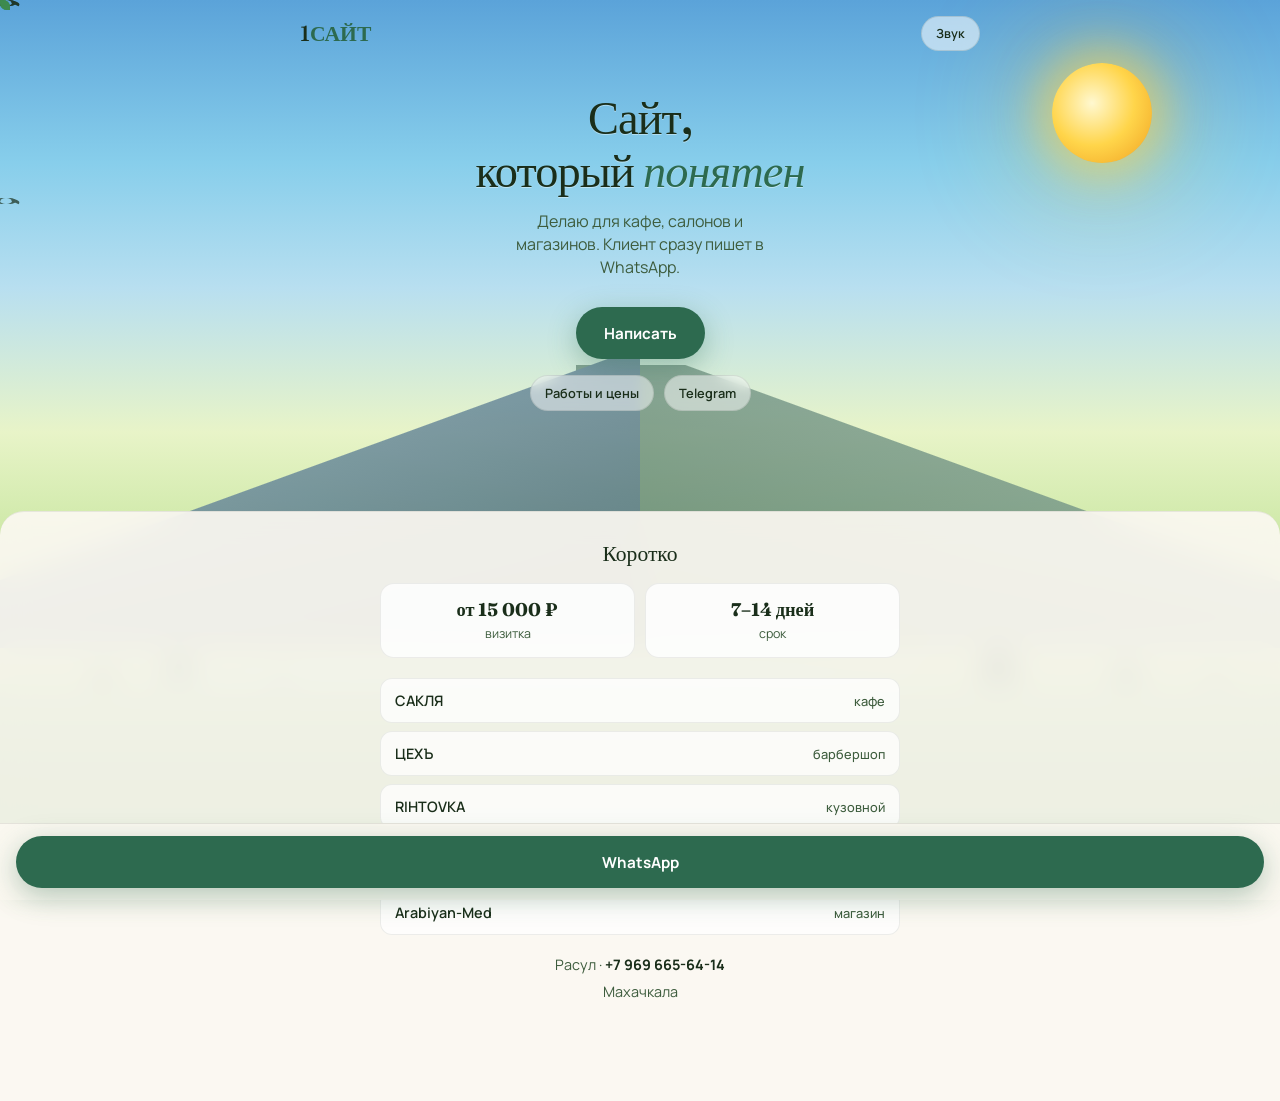
<file: index.html>
<!DOCTYPE html>
<html lang="ru">
<head>
<meta charset="UTF-8">
<meta name="viewport" content="width=device-width, initial-scale=1, viewport-fit=cover">
<title>1САЙТ — Расул</title>
<meta name="description" content="Сайты для бизнеса. Расул, Махачкала. WhatsApp.">
<meta name="theme-color" content="#7EC8E3">
<link rel="canonical" href="https://rasulovking2577.github.io/1site/">
<link rel="preconnect" href="https://fonts.googleapis.com">
<link href="https://fonts.googleapis.com/css2?family=Fraunces:ital,opsz,wght@0,9..144,500;1,9..144,400&family=Manrope:wght@500;600;700&display=swap" rel="stylesheet">
<style>
:root{
  --text:#1a2e1a;
  --muted:#3d5c3d;
  --green:#2d6a4f;
  --sun:#ffd54a;
  --serif:"Fraunces",Georgia,serif;
  --sans:Manrope,system-ui,sans-serif;
}
*{box-sizing:border-box;margin:0;padding:0}
html{scroll-behavior:smooth}
body{font-family:var(--sans);color:var(--text);overflow-x:hidden;min-height:100dvh}
a{color:inherit;text-decoration:none}
button{font:inherit;border:none;cursor:pointer;background:none}

/* ===== LIVING SCENE ===== */
.scene{
  position:fixed;inset:0;z-index:0;overflow:hidden;
  background:linear-gradient(180deg,
    #5BA3D9 0%,
    #87CEEB 18%,
    #B8DFF0 32%,
    #E8F4C8 48%,
    #C8E6A0 62%,
    #8FBC6B 78%,
    #5A9B4A 100%);
}
.sun{
  position:absolute;top:7%;right:10%;
  width:min(18vw,100px);height:min(18vw,100px);border-radius:50%;
  background:radial-gradient(circle at 40% 40%,#fff8d0,#ffd54a 50%,#f0a020);
  box-shadow:0 0 40px 15px rgba(255,213,74,.5),0 0 100px 40px rgba(255,200,50,.25);
  animation:breathe 10s ease-in-out infinite;
}
@keyframes breathe{0%,100%{transform:scale(1)}50%{transform:scale(1.05)}}

/* mountains */
.mtn{
  position:absolute;bottom:28%;left:0;right:0;height:35%;
  background:
    linear-gradient(160deg,transparent 45%,#6a8a9a 45.2%,#5a7a88 70%,#4a6a78 100%) left bottom/50% 100% no-repeat,
    linear-gradient(200deg,transparent 40%,#7a9a8a 40.2%,#5a8068 100%) right bottom/55% 90% no-repeat,
    linear-gradient(175deg,transparent 50%,#8aaa9a 50%,#6a8a7a 100%) center bottom/40% 70% no-repeat;
  opacity:.85;
}

/* forest silhouettes */
.trees{
  position:absolute;bottom:22%;left:0;right:0;height:28%;
  background:
    radial-gradient(ellipse 20px 50px at 8% 100%,#1e4d2b 0 70%,transparent 71%),
    radial-gradient(ellipse 28px 70px at 14% 100%,#245c32 0 70%,transparent 71%),
    radial-gradient(ellipse 18px 45px at 22% 100%,#1a4528 0 70%,transparent 71%),
    radial-gradient(ellipse 32px 80px at 78% 100%,#1e4d2b 0 70%,transparent 71%),
    radial-gradient(ellipse 24px 60px at 88% 100%,#245c32 0 70%,transparent 71%),
    radial-gradient(ellipse 16px 40px at 95% 100%,#1a4528 0 70%,transparent 71%);
}

/* grass field */
.field{
  position:absolute;bottom:0;left:0;right:0;height:24%;
  background:linear-gradient(180deg,#7cb86a 0%,#5a9b4a 40%,#4a8a3a 100%);
}
.blades{
  position:absolute;bottom:0;left:0;right:0;height:40px;
  background:repeating-linear-gradient(90deg,
    transparent 0 4px,#3d7a32 4px 6px,transparent 6px 11px,#2d6a28 11px 13px,transparent 13px 18px);
  opacity:.7;
  animation:sway 4s ease-in-out infinite;
  transform-origin:bottom;
}
@keyframes sway{0%,100%{transform:skewX(-2deg)}50%{transform:skewX(2deg)}}

/* water */
.water{
  position:absolute;bottom:18%;left:5%;right:25%;height:8%;
  border-radius:50% 40% 0 0;
  background:linear-gradient(180deg,rgba(100,180,220,.55),rgba(70,150,190,.4));
  box-shadow:inset 0 4px 12px rgba(255,255,255,.3);
  overflow:hidden;
}
.wave{
  position:absolute;inset:0;
  background:repeating-linear-gradient(90deg,
    transparent 0 20px,rgba(255,255,255,.25) 20px 22px,transparent 22px 45px);
  animation:wave 6s linear infinite;
}
@keyframes wave{from{transform:translateX(0)}to{transform:translateX(45px)}}

/* birds */
.bird{
  position:absolute;width:12px;height:6px;
  border-radius:50%;
  background:transparent;
  box-shadow:-4px 0 0 #1a2e1a,4px 0 0 #1a2e1a;
  animation:fly 18s linear infinite;
  opacity:.7;
}
.bird::before,.bird::after{
  content:"";position:absolute;top:0;width:8px;height:3px;
  background:#1a2e1a;border-radius:50% 50% 0 0;
}
.bird::before{left:-8px;transform:rotate(-25deg);transform-origin:right}
.bird::after{right:-8px;transform:rotate(25deg);transform-origin:left;animation:flap 0.4s ease-in-out infinite alternate}
@keyframes flap{to{transform:rotate(-15deg)}}
@keyframes fly{
  0%{left:-5%;top:18%;transform:scale(.7)}
  100%{left:110%;top:12%;transform:scale(.7)}
}
.bird2{animation-delay:6s;top:22%;animation-duration:22s}
.bird3{animation-delay:12s;animation-duration:16s}

/* leaves */
.leaf{
  position:absolute;width:10px;height:10px;border-radius:0 70% 0 70%;
  background:#3d8b4f;opacity:.6;
  animation:fall linear infinite;
}
.leaf:nth-child(1){left:12%;animation-duration:13s}
.leaf:nth-child(2){left:30%;animation-duration:17s;animation-delay:2s;background:#6ab07a}
.leaf:nth-child(3){left:55%;animation-duration:15s;animation-delay:5s;background:#2d6a4f;width:8px;height:8px}
.leaf:nth-child(4){left:72%;animation-duration:19s;animation-delay:1s}
.leaf:nth-child(5){left:88%;animation-duration:14s;animation-delay:7s;background:#8bc98a}
@keyframes fall{
  0%{top:-5%;transform:rotate(0) translateX(0);opacity:0}
  8%{opacity:.6}
  100%{top:90%;transform:rotate(320deg) translateX(30px);opacity:0}
}

@media(prefers-reduced-motion:reduce){
  .sun,.blades,.wave,.bird,.bird::after,.leaf{animation:none!important}
  .leaf,.bird{display:none}
}

/* ===== UI ===== */
.ui{position:relative;z-index:10;min-height:100dvh;display:flex;flex-direction:column}
.top{
  display:flex;justify-content:space-between;align-items:center;
  padding:16px 20px;max-width:720px;margin:0 auto;width:100%;
}
.logo{font-family:var(--serif);font-size:1.35rem;font-weight:500;color:#1a2e1a}
.logo b{color:var(--green)}
.sound{
  font-size:.78rem;font-weight:600;padding:8px 14px;border-radius:999px;
  background:rgba(255,255,255,.55);backdrop-filter:blur(8px);
  border:1px solid rgba(30,46,30,.12);color:var(--text);
}
.sound.on{background:rgba(45,106,79,.9);color:#fff}

.center{
  flex:1;display:flex;flex-direction:column;justify-content:center;
  align-items:center;text-align:center;padding:24px 20px 100px;
  max-width:520px;margin:0 auto;width:100%;
}
.center h1{
  font-family:var(--serif);font-weight:500;font-size:clamp(2rem,7vw,2.9rem);
  line-height:1.15;margin-bottom:12px;letter-spacing:-.02em;
  text-shadow:0 1px 0 rgba(255,255,255,.4);
}
.center h1 em{font-style:italic;color:var(--green)}
.center .sub{
  font-size:1rem;color:var(--muted);margin-bottom:28px;
  max-width:28ch;line-height:1.45;
}
.btn{
  display:inline-flex;align-items:center;justify-content:center;
  min-height:52px;padding:0 28px;border-radius:999px;
  font-weight:700;font-size:.95rem;
  background:var(--green);color:#fff;
  box-shadow:0 8px 28px rgba(45,106,79,.35);
}
.btn:active{transform:scale(.98)}
.links{display:flex;flex-wrap:wrap;gap:10px;justify-content:center;margin-top:16px}
.chip{
  font-size:.8rem;font-weight:600;padding:8px 14px;border-radius:999px;
  background:rgba(255,255,255,.5);backdrop-filter:blur(6px);
  border:1px solid rgba(30,46,30,.1);
}

/* bottom sheet - short */
.sheet{
  position:relative;z-index:10;
  background:rgba(251,248,241,.92);backdrop-filter:blur(14px);
  border-radius:24px 24px 0 0;
  border-top:1px solid rgba(30,46,30,.08);
  padding:28px 20px 100px;
  margin-top:auto;
}
.sheet-in{max-width:520px;margin:0 auto}
.sheet h2{
  font-family:var(--serif);font-size:1.35rem;font-weight:500;
  margin-bottom:16px;text-align:center;
}
.row{
  display:grid;grid-template-columns:1fr 1fr;gap:10px;margin-bottom:20px;
}
.pill{
  background:rgba(255,255,255,.8);border-radius:14px;padding:14px;
  border:1px solid rgba(30,46,30,.08);text-align:center;
}
.pill strong{display:block;font-family:var(--serif);font-size:1.15rem}
.pill span{font-size:.78rem;color:var(--muted)}
.works{display:flex;flex-direction:column;gap:8px;margin-bottom:20px}
.works a{
  display:flex;justify-content:space-between;align-items:center;
  padding:12px 14px;border-radius:12px;
  background:rgba(255,255,255,.75);border:1px solid rgba(30,46,30,.08);
  font-size:.9rem;font-weight:600;
}
.works a span{color:var(--muted);font-weight:500;font-size:.8rem}
.me{text-align:center;font-size:.9rem;color:var(--muted);margin-bottom:8px}
.me b{color:var(--text)}

.sticky{
  position:fixed;bottom:0;left:0;right:0;z-index:20;
  padding:12px 16px calc(12px + env(safe-area-inset-bottom));
  background:rgba(251,248,241,.95);backdrop-filter:blur(10px);
  border-top:1px solid rgba(30,46,30,.1);
}
.sticky .btn{width:100%;display:flex}
</style>
</head>
<body>
<div class="scene" aria-hidden="true">
  <div class="sun"></div>
  <div class="mtn"></div>
  <div class="trees"></div>
  <div class="water"><div class="wave"></div></div>
  <div class="field"></div>
  <div class="blades"></div>
  <div class="bird"></div>
  <div class="bird bird2"></div>
  <div class="bird bird3"></div>
  <div class="leaf"></div>
  <div class="leaf"></div>
  <div class="leaf"></div>
  <div class="leaf"></div>
  <div class="leaf"></div>
</div>

<div class="ui">
  <div class="top">
    <a class="logo" href="#">1<b>САЙТ</b></a>
    <button type="button" class="sound" id="soundBtn" aria-pressed="false">Звук</button>
  </div>

  <div class="center">
    <h1>Сайт,<br>который <em>понятен</em></h1>
    <p class="sub">Делаю для кафе, салонов и магазинов. Клиент сразу пишет в WhatsApp.</p>
    <a class="btn" href="https://wa.me/79696656414?text=%D0%9F%D1%80%D0%B8%D0%B2%D0%B5%D1%82%2C%20%D1%85%D0%BE%D1%87%D1%83%20%D1%81%D0%B0%D0%B9%D1%82" target="_blank" rel="noopener">Написать</a>
    <div class="links">
      <a class="chip" href="#more">Работы и цены</a>
      <a class="chip" href="https://t.me/rasulov1site" target="_blank" rel="noopener">Telegram</a>
    </div>
  </div>

  <section class="sheet" id="more">
    <div class="sheet-in">
      <h2>Коротко</h2>
      <div class="row">
        <div class="pill"><strong>от 15 000 ₽</strong><span>визитка</span></div>
        <div class="pill"><strong>7–14 дней</strong><span>срок</span></div>
      </div>

      <div class="works">
        <a href="https://rasulovking2577.github.io/SAKLYA/" target="_blank" rel="noopener">САКЛЯ <span>кафе</span></a>
        <a href="https://rasulovking2577.github.io/BARBERSHOP/" target="_blank" rel="noopener">ЦЕХЪ <span>барбершоп</span></a>
        <a href="https://rasulovking2577.github.io/Aragvi/" target="_blank" rel="noopener">RIHTOVKA <span>кузовной</span></a>
        <a href="https://rasulovking2577.github.io/fatima/" target="_blank" rel="noopener">Fatima <span>одежда</span></a>
        <a href="https://rasulovking2577.github.io/arabiyan-med/" target="_blank" rel="noopener">Arabiyan-Med <span>магазин</span></a>
      </div>

      <p class="me">Расул · <b>+7 969 665-64-14</b></p>
      <p class="me" style="margin-bottom:0">Махачкала</p>
    </div>
  </section>
</div>

<div class="sticky">
  <a class="btn" href="https://wa.me/79696656414?text=%D0%9F%D1%80%D0%B8%D0%B2%D0%B5%D1%82" target="_blank" rel="noopener">WhatsApp</a>
</div>

<audio id="amb" loop preload="none">
  <source src="https://cdn.pixabay.com/download/audio/2022/03/24/audio_c8c8a73467.mp3?filename=birds-singing-in-the-forest-ambient-nature-sounds-11353.mp3" type="audio/mpeg">
</audio>
<script>
(function(){
  var btn=document.getElementById('soundBtn');
  var audio=document.getElementById('amb');
  var on=false;
  btn.addEventListener('click',function(){
    if(!on){
      audio.volume=0.35;
      audio.play().then(function(){
        on=true;btn.classList.add('on');btn.setAttribute('aria-pressed','true');btn.textContent='Звук вкл';
      }).catch(function(){btn.textContent='Звук недоступен'});
    }else{
      audio.pause();on=false;btn.classList.remove('on');btn.setAttribute('aria-pressed','false');btn.textContent='Звук';
    }
  });
})();
</script>
</body>
</html>
</file>
